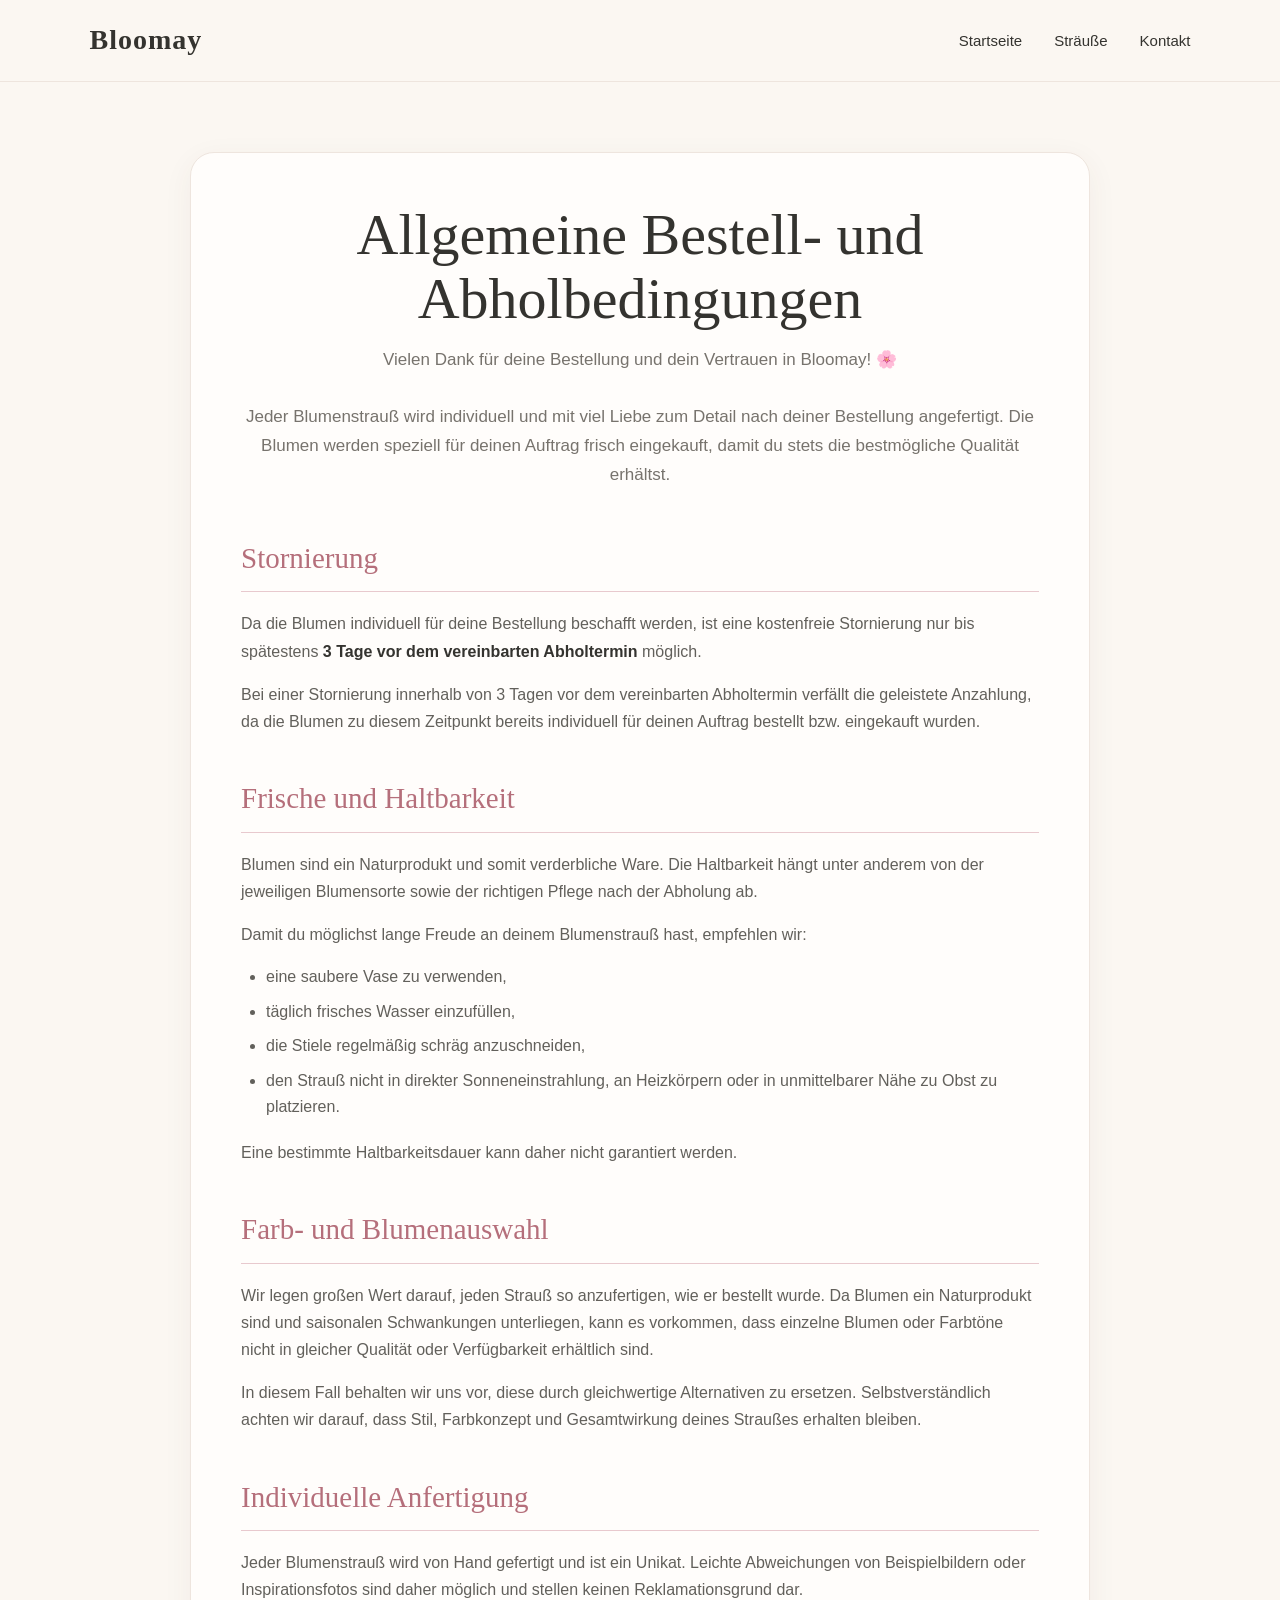
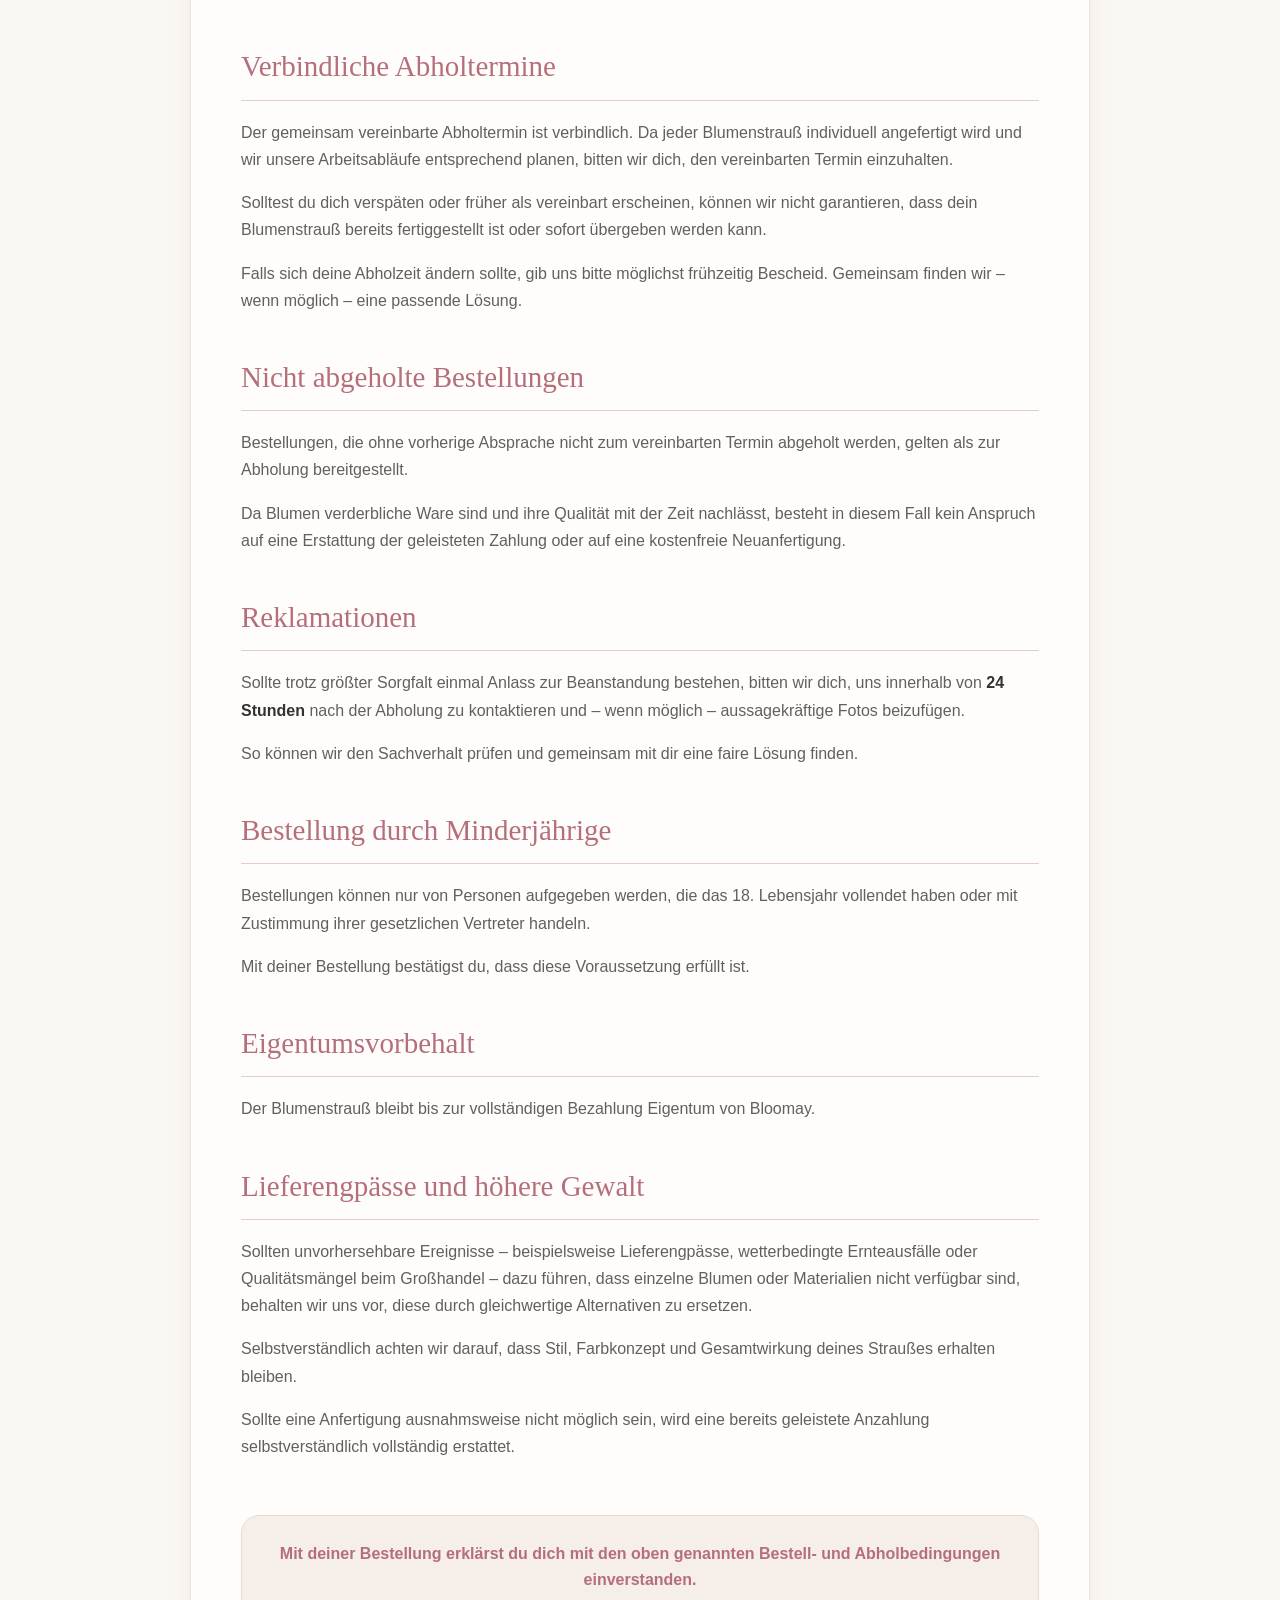
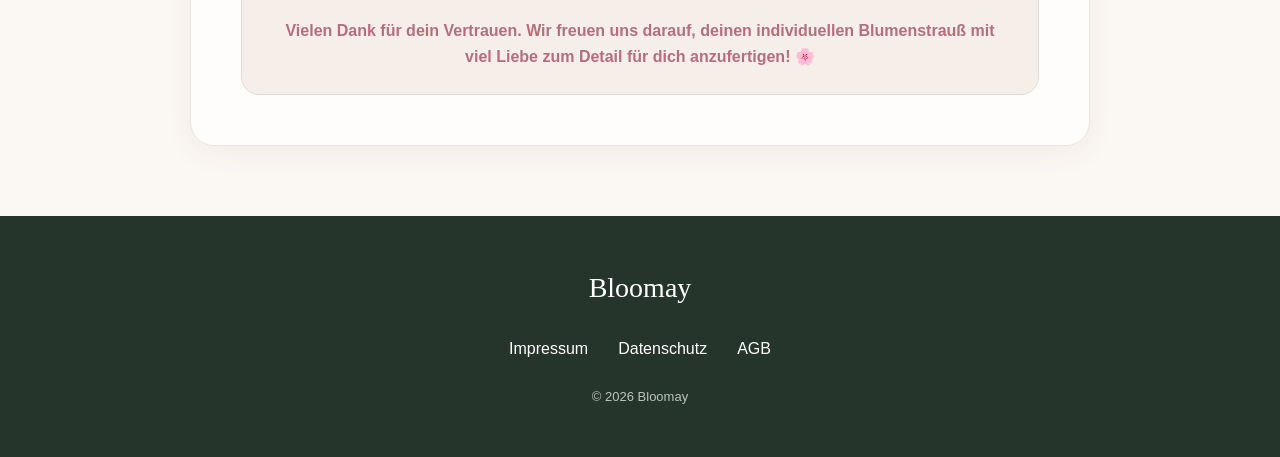
<file: agb.html>
<!DOCTYPE html>
<html lang="de">

<head>

    <meta charset="UTF-8">

    <meta name="viewport" content="width=device-width, initial-scale=1.0">

    <title>Bloomay – AGB</title>

    <link rel="stylesheet" href="style.css">

</head>

<body>

    <!-- Navigation -->
    <header class="navbar">

        <a href="index.html" class="logo">
            Bloomay
        </a>

        <nav>
            <a href="index.html">Startseite</a>
            <a href="index.html#straeusse">Sträuße</a>
            <a href="index.html#kontakt">Kontakt</a>
        </nav>

    </header>


    <!-- AGB Inhalt -->
    <main>

        <div class="container">

            <h1>Allgemeine Bestell- und Abholbedingungen</h1>

            <p class="intro">
                Vielen Dank für deine Bestellung und dein Vertrauen in Bloomay! 🌸
                <br><br>
                Jeder Blumenstrauß wird individuell und mit viel Liebe zum Detail nach deiner Bestellung angefertigt.
                Die Blumen werden speziell für deinen Auftrag frisch eingekauft, damit du stets die bestmögliche Qualität erhältst.
            </p>


            <h2>Stornierung</h2>

            <p>
                Da die Blumen individuell für deine Bestellung beschafft werden, ist eine kostenfreie Stornierung nur bis spätestens
                <strong>3 Tage vor dem vereinbarten Abholtermin</strong> möglich.
            </p>

            <p>
                Bei einer Stornierung innerhalb von 3 Tagen vor dem vereinbarten Abholtermin verfällt die geleistete Anzahlung,
                da die Blumen zu diesem Zeitpunkt bereits individuell für deinen Auftrag bestellt bzw. eingekauft wurden.
            </p>


            <h2>Frische und Haltbarkeit</h2>

            <p>
                Blumen sind ein Naturprodukt und somit verderbliche Ware. Die Haltbarkeit hängt unter anderem von der jeweiligen
                Blumensorte sowie der richtigen Pflege nach der Abholung ab.
            </p>

            <p>Damit du möglichst lange Freude an deinem Blumenstrauß hast, empfehlen wir:</p>

            <ul>
                <li>eine saubere Vase zu verwenden,</li>
                <li>täglich frisches Wasser einzufüllen,</li>
                <li>die Stiele regelmäßig schräg anzuschneiden,</li>
                <li>den Strauß nicht in direkter Sonneneinstrahlung, an Heizkörpern oder in unmittelbarer Nähe zu Obst zu platzieren.</li>
            </ul>

            <p>
                Eine bestimmte Haltbarkeitsdauer kann daher nicht garantiert werden.
            </p>


            <h2>Farb- und Blumenauswahl</h2>

            <p>
                Wir legen großen Wert darauf, jeden Strauß so anzufertigen, wie er bestellt wurde.
                Da Blumen ein Naturprodukt sind und saisonalen Schwankungen unterliegen, kann es vorkommen,
                dass einzelne Blumen oder Farbtöne nicht in gleicher Qualität oder Verfügbarkeit erhältlich sind.
            </p>

            <p>
                In diesem Fall behalten wir uns vor, diese durch gleichwertige Alternativen zu ersetzen.
                Selbstverständlich achten wir darauf, dass Stil, Farbkonzept und Gesamtwirkung deines Straußes erhalten bleiben.
            </p>


            <h2>Individuelle Anfertigung</h2>

            <p>
                Jeder Blumenstrauß wird von Hand gefertigt und ist ein Unikat.
                Leichte Abweichungen von Beispielbildern oder Inspirationsfotos sind daher möglich
                und stellen keinen Reklamationsgrund dar.
            </p>


            <h2>Verbindliche Abholtermine</h2>

            <p>
                Der gemeinsam vereinbarte Abholtermin ist verbindlich.
                Da jeder Blumenstrauß individuell angefertigt wird und wir unsere Arbeitsabläufe entsprechend planen,
                bitten wir dich, den vereinbarten Termin einzuhalten.
            </p>

            <p>
                Solltest du dich verspäten oder früher als vereinbart erscheinen,
                können wir nicht garantieren, dass dein Blumenstrauß bereits fertiggestellt ist
                oder sofort übergeben werden kann.
            </p>

            <p>
                Falls sich deine Abholzeit ändern sollte, gib uns bitte möglichst frühzeitig Bescheid.
                Gemeinsam finden wir – wenn möglich – eine passende Lösung.
            </p>


            <h2>Nicht abgeholte Bestellungen</h2>

            <p>
                Bestellungen, die ohne vorherige Absprache nicht zum vereinbarten Termin abgeholt werden,
                gelten als zur Abholung bereitgestellt.
            </p>

            <p>
                Da Blumen verderbliche Ware sind und ihre Qualität mit der Zeit nachlässt,
                besteht in diesem Fall kein Anspruch auf eine Erstattung der geleisteten Zahlung
                oder auf eine kostenfreie Neuanfertigung.
            </p>


            <h2>Reklamationen</h2>

            <p>
                Sollte trotz größter Sorgfalt einmal Anlass zur Beanstandung bestehen,
                bitten wir dich, uns innerhalb von <strong>24 Stunden</strong> nach der Abholung
                zu kontaktieren und – wenn möglich – aussagekräftige Fotos beizufügen.
            </p>

            <p>
                So können wir den Sachverhalt prüfen und gemeinsam mit dir eine faire Lösung finden.
            </p>


            <h2>Bestellung durch Minderjährige</h2>

            <p>
                Bestellungen können nur von Personen aufgegeben werden, die das 18. Lebensjahr vollendet haben
                oder mit Zustimmung ihrer gesetzlichen Vertreter handeln.
            </p>

            <p>
                Mit deiner Bestellung bestätigst du, dass diese Voraussetzung erfüllt ist.
            </p>


            <h2>Eigentumsvorbehalt</h2>

            <p>
                Der Blumenstrauß bleibt bis zur vollständigen Bezahlung Eigentum von Bloomay.
            </p>


            <h2>Lieferengpässe und höhere Gewalt</h2>

            <p>
                Sollten unvorhersehbare Ereignisse – beispielsweise Lieferengpässe,
                wetterbedingte Ernteausfälle oder Qualitätsmängel beim Großhandel –
                dazu führen, dass einzelne Blumen oder Materialien nicht verfügbar sind,
                behalten wir uns vor, diese durch gleichwertige Alternativen zu ersetzen.
            </p>

            <p>
                Selbstverständlich achten wir darauf, dass Stil, Farbkonzept und Gesamtwirkung deines Straußes erhalten bleiben.
            </p>

            <p>
                Sollte eine Anfertigung ausnahmsweise nicht möglich sein,
                wird eine bereits geleistete Anzahlung selbstverständlich vollständig erstattet.
            </p>


            <div class="footer-box">
                Mit deiner Bestellung erklärst du dich mit den oben genannten
                Bestell- und Abholbedingungen einverstanden.
                <br><br>
                Vielen Dank für dein Vertrauen. Wir freuen uns darauf,
                deinen individuellen Blumenstrauß mit viel Liebe zum Detail für dich anzufertigen! 🌸
            </div>

        </div>

    </main>

</div>

     <!-- Footer -->
    <footer>

        <div class="footer-logo">
            Bloomay
        </div>

        <div class="footer-links">
            <a href="impressum.html">Impressum</a>
            <a href="datenschutz.html">Datenschutz</a>
            <a href="agb.html">AGB</a>
        </div>

        <p>
            © 2026 Bloomay
        </p>

    </footer>

</body>
</html>
</file>
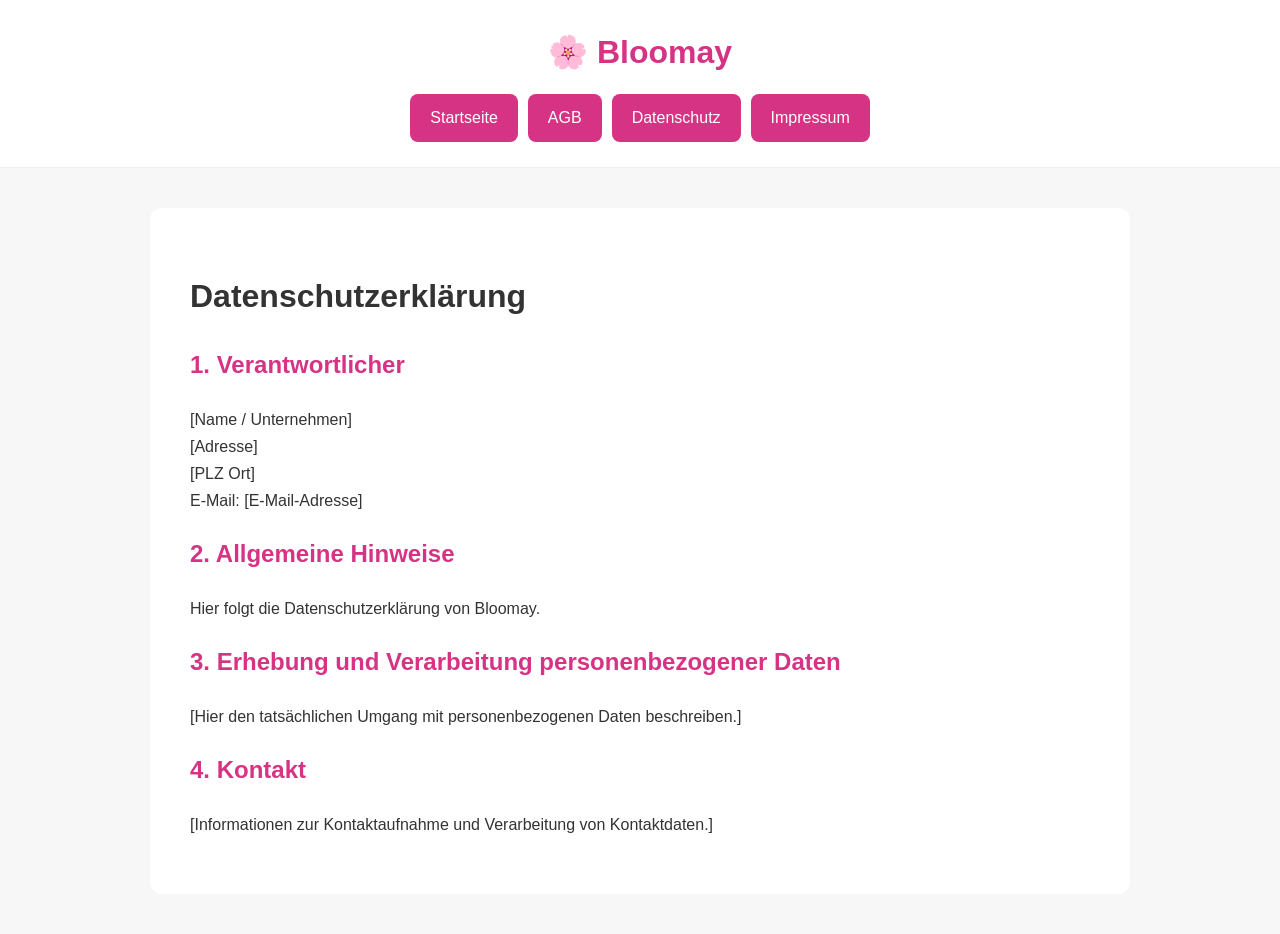
<file: datenschutz.html>
<!DOCTYPE html>
<html lang="de">
<head>
    <meta charset="UTF-8">
    <meta name="viewport" content="width=device-width, initial-scale=1.0">

    <title>Bloomay – Datenschutz</title>

    <style>
        body {
            font-family: Arial, Helvetica, sans-serif;
            background: #f7f7f7;
            color: #333;
            margin: 0;
            line-height: 1.7;
        }

        header {
            background: white;
            padding: 25px 20px;
            text-align: center;
            border-bottom: 1px solid #eee;
        }

        header h1 {
            color: #d63384;
            margin: 0 0 15px;
        }

        nav {
            display: flex;
            justify-content: center;
            flex-wrap: wrap;
            gap: 10px;
        }

        nav a {
            text-decoration: none;
            background: #d63384;
            color: white;
            padding: 10px 20px;
            border-radius: 8px;
        }

        .container {
            max-width: 900px;
            margin: 40px auto;
            padding: 40px;
            background: white;
            border-radius: 12px;
        }

        h2 {
            color: #d63384;
        }

        @media (max-width: 600px) {
            .container {
                margin: 20px 15px;
                padding: 25px;
            }
        }
    </style>
</head>

<body>

<header>
    <h1>🌸 Bloomay</h1>

    <nav>
        <a href="index.html">Startseite</a>
        <a href="agb.html">AGB</a>
        <a href="datenschutz.html">Datenschutz</a>
        <a href="impressum.html">Impressum</a>
    </nav>
</header>

<div class="container">

    <h1>Datenschutzerklärung</h1>

    <h2>1. Verantwortlicher</h2>

    <p>
        [Name / Unternehmen]<br>
        [Adresse]<br>
        [PLZ Ort]<br>
        E-Mail: [E-Mail-Adresse]
    </p>

    <h2>2. Allgemeine Hinweise</h2>

    <p>
        Hier folgt die Datenschutzerklärung von Bloomay.
    </p>

    <h2>3. Erhebung und Verarbeitung personenbezogener Daten</h2>

    <p>
        [Hier den tatsächlichen Umgang mit personenbezogenen Daten beschreiben.]
    </p>

    <h2>4. Kontakt</h2>

    <p>
        [Informationen zur Kontaktaufnahme und Verarbeitung von Kontaktdaten.]
    </p>

</div>

</body>
</html>
</file>
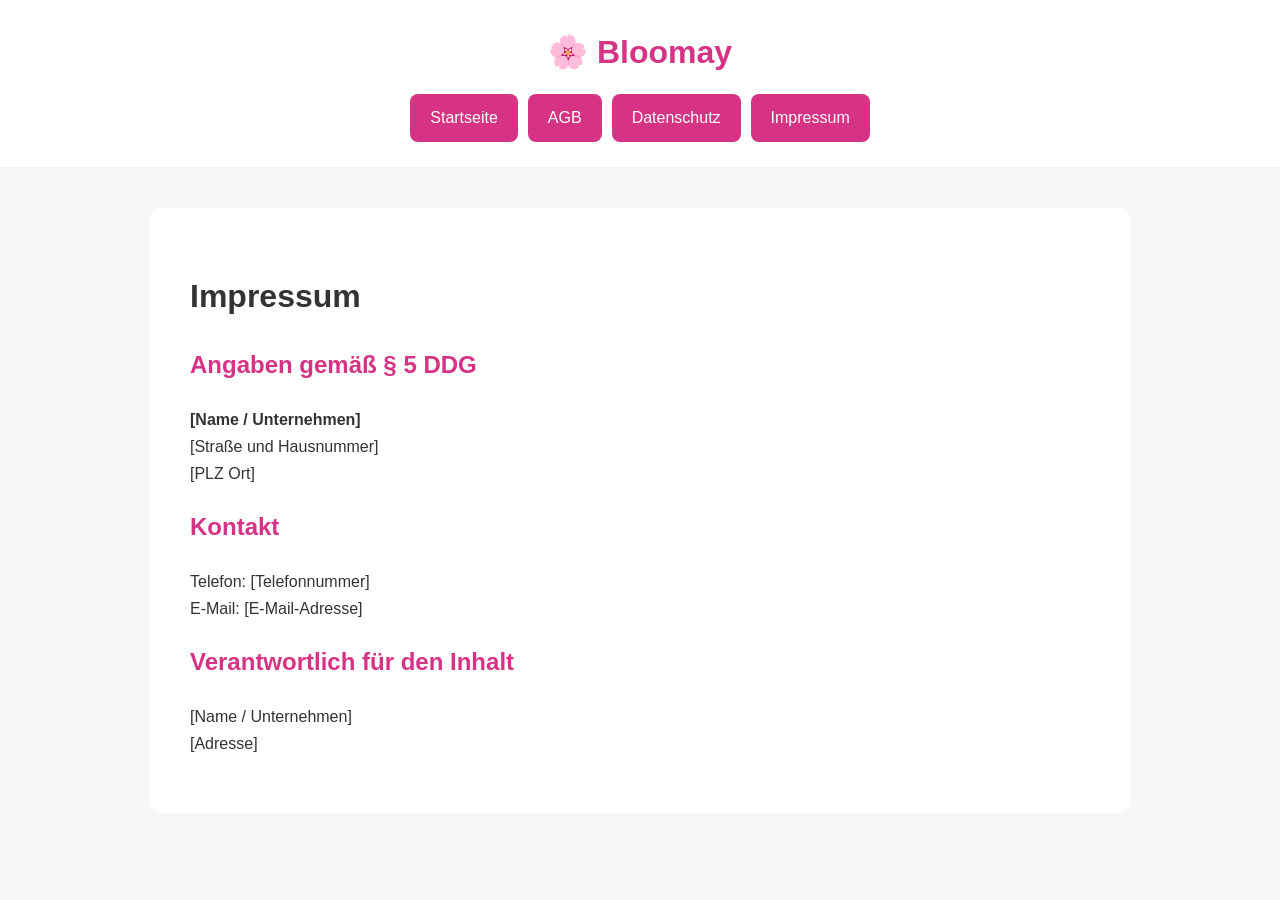
<file: Impressum.html>
<!DOCTYPE html>
<html lang="de">
<head>
    <meta charset="UTF-8">
    <meta name="viewport" content="width=device-width, initial-scale=1.0">

    <title>Bloomay – Impressum</title>

    <style>
        body {
            font-family: Arial, Helvetica, sans-serif;
            background: #f7f7f7;
            color: #333;
            margin: 0;
            line-height: 1.7;
        }

        header {
            background: white;
            padding: 25px 20px;
            text-align: center;
            border-bottom: 1px solid #eee;
        }

        header h1 {
            color: #d63384;
            margin: 0 0 15px;
        }

        nav {
            display: flex;
            justify-content: center;
            flex-wrap: wrap;
            gap: 10px;
        }

        nav a {
            text-decoration: none;
            background: #d63384;
            color: white;
            padding: 10px 20px;
            border-radius: 8px;
        }

        .container {
            max-width: 900px;
            margin: 40px auto;
            padding: 40px;
            background: white;
            border-radius: 12px;
        }

        h2 {
            color: #d63384;
        }

        @media (max-width: 600px) {
            .container {
                margin: 20px 15px;
                padding: 25px;
            }
        }
    </style>
</head>

<body>

<header>
    <h1>🌸 Bloomay</h1>

    <nav>
        <a href="index.html">Startseite</a>
        <a href="agb.html">AGB</a>
        <a href="datenschutz.html">Datenschutz</a>
        <a href="impressum.html">Impressum</a>
    </nav>
</header>

<div class="container">

    <h1>Impressum</h1>

    <h2>Angaben gemäß § 5 DDG</h2>

    <p>
        <strong>[Name / Unternehmen]</strong><br>
        [Straße und Hausnummer]<br>
        [PLZ Ort]
    </p>

    <h2>Kontakt</h2>

    <p>
        Telefon: [Telefonnummer]<br>
        E-Mail: [E-Mail-Adresse]
    </p>

    <h2>Verantwortlich für den Inhalt</h2>

    <p>
        [Name / Unternehmen]<br>
        [Adresse]
    </p>

</div>

</body>
</html>
</file>
<file: style.css>
/* =========================
   Grundeinstellungen
========================= */

* {
    margin: 0;
    padding: 0;
    box-sizing: border-box;
}

html {
    scroll-behavior: smooth;
}

body {
    font-family: Arial, Helvetica, sans-serif;
    background: #fbf7f2;
    color: #34332f;
    line-height: 1.6;
}


/* =========================
   Navigation
========================= */

.navbar {
    height: 82px;

    display: flex;
    align-items: center;
    justify-content: space-between;

    padding: 0 7%;

    background: #fbf7f2;

    position: sticky;
    top: 0;
    z-index: 100;

    border-bottom: 1px solid #eee5de;
}

.logo {
    color: #34332f;

    text-decoration: none;

    font-family: Georgia, serif;

    font-size: 28px;
    font-weight: bold;

    letter-spacing: 1px;
}

.navbar nav {
    display: flex;
    gap: 32px;
}

.navbar nav a {
    color: #34332f;

    text-decoration: none;

    font-size: 15px;

    transition: 0.25s;
}

.navbar nav a:hover {
    color: #b56f7b;
}


/* =========================
   Hero
========================= */

.hero {
    min-height: calc(100vh - 82px);

    display: grid;
    grid-template-columns: 1fr 1fr;

    align-items: center;

    gap: 70px;

    padding: 70px 7%;
}

.hero-text {
    max-width: 600px;
}

.subtitle {
    color: #b56f7b;

    font-size: 13px;
    font-weight: bold;

    text-transform: uppercase;
    letter-spacing: 2.5px;

    margin-bottom: 16px;
}

.hero h1 {
    font-family: Georgia, serif;

    font-size: clamp(48px, 6vw, 78px);

    font-weight: normal;

    line-height: 1.05;

    color: #34332f;

    margin-bottom: 25px;
}

.hero-text > p:not(.subtitle) {
    font-size: 18px;

    color: #6d6a64;

    max-width: 500px;

    margin-bottom: 35px;
}


/* =========================
   Hero Bild
========================= */

.hero-image {
    height: 600px;
}

.hero-image img {
    width: 100%;
    height: 100%;

    object-fit: cover;

    border-radius: 35px;
}


/* =========================
   Buttons
========================= */

.button {
    display: inline-block;

    padding: 14px 28px;

    background: #b56f7b;

    color: white;

    text-decoration: none;

    border-radius: 30px;

    font-size: 15px;

    transition: 0.3s;
}

.button:hover {
    background: #965966;

    transform: translateY(-2px);
}


/* =========================
   Galerie
========================= */

.gallery-section {
    padding: 120px 7%;

    background: #fffdfb;
}

.section-heading {
    max-width: 650px;

    margin: 0 auto 60px;

    text-align: center;
}

.section-heading h2,
.about h2,
.contact h2 {
    font-family: Georgia, serif;

    font-size: clamp(36px, 4vw, 55px);

    font-weight: normal;

    line-height: 1.1;

    color: #34332f;

    margin-bottom: 20px;
}

.section-heading p:last-child {
    color: #77736d;
}


/* =========================
   Galerie
========================= */

.gallery {
    max-width: 1200px;

    margin: auto;

    display: grid;

    grid-template-columns: repeat(3, 1fr);

    gap: 22px;
}

.flower-card {
    height: 420px;

    overflow: hidden;

    border-radius: 24px;

    background: #eee8e1;
}

.flower-card:nth-child(2) {
    margin-top: 50px;
}

.flower-card:nth-child(4) {
    margin-top: -50px;
}

.flower-card img {
    width: 100%;
    height: 100%;

    object-fit: cover;

    transition: transform 0.5s ease;
}

.flower-card:hover img {
    transform: scale(1.05);
}


/* =========================
   Über Bloomay
========================= */

.about {
    background: #e8eee7;

    padding: 120px 7%;

    text-align: center;
}

.about > div {
    max-width: 700px;

    margin: auto;
}

.about p:not(.subtitle) {
    color: #626861;

    margin-bottom: 30px;
}


/* =========================
   Kontakt
========================= */

.contact {
    padding: 120px 7%;

    text-align: center;

    background: #fbf7f2;
}

.contact p:not(.subtitle) {
    color: #77736d;

    margin-bottom: 30px;
}


/* =========================
   Footer
========================= */

footer {
    background: #343c35;

    color: white;

    padding: 55px 7%;

    text-align: center;
}

.footer-logo {
    font-family: Georgia, serif;

    font-size: 29px;

    margin-bottom: 25px;
}

.footer-links {
    display: flex;

    justify-content: center;

    gap: 30px;

    margin-bottom: 25px;
}

.footer-links a {
    color: #f5f1eb;

    text-decoration: none;

    transition: 0.25s;
}

.footer-links a:hover {
    color: #e3a5af;
}

footer p {
    font-size: 13px;

    opacity: 0.65;
}


/* =========================
   Rechtliche Seiten
========================= */

.container {
    max-width: 900px;

    margin: 70px auto;

    background: #fffdfb;

    padding: 50px;

    border-radius: 24px;

    border: 1px solid #eee5de;

    box-shadow: 0 8px 30px rgba(80, 60, 50, 0.06);
}

.container h1 {
    text-align: center;

    font-family: Georgia, serif;

    font-size: clamp(40px, 5vw, 58px);

    font-weight: normal;

    line-height: 1.1;

    color: #34332f;

    margin-bottom: 15px;
}

.container .intro {
    text-align: center;

    color: #77736d;

    margin-bottom: 45px;

    font-size: 17px;
}

.container h2 {
    font-family: Georgia, serif;

    font-size: 29px;

    font-weight: normal;

    color: #b56f7b;

    margin-top: 40px;

    margin-bottom: 18px;

    border-bottom: 1px solid #e8c9ce;

    padding-bottom: 10px;
}

.container p {
    color: #62605b;

    margin-bottom: 16px;

    line-height: 1.7;
}

.container ul {
    margin-top: 10px;

    margin-bottom: 20px;

    padding-left: 25px;
}

.container li {
    color: #62605b;

    margin-bottom: 9px;

    line-height: 1.6;
}

.container strong {
    color: #34332f;
}


/* =========================
   AGB Abschlussbox
========================= */

.footer-box {
    margin-top: 55px;

    padding: 25px 30px;

    text-align: center;

    background: #f6eee9;

    border-radius: 18px;

    color: #b56f7b;

    font-weight: 600;

    border: 1px solid #ead8d1;
}


/* =========================
   Tablet
========================= */

@media (max-width: 900px) {

    .navbar {
        padding: 0 5%;
    }

    .navbar nav {
        gap: 18px;
    }

    .hero {
        grid-template-columns: 1fr;

        padding: 60px 5%;
    }

    .hero-image {
        height: 500px;
    }

    .gallery {
        grid-template-columns: repeat(2, 1fr);
    }

    .flower-card:nth-child(2),
    .flower-card:nth-child(4) {
        margin-top: 0;
    }

    .container {
        margin: 50px 25px;
    }
}


/* =========================
   Smartphone
========================= */

@media (max-width: 600px) {

    .navbar {
        height: auto;

        padding: 20px 5%;

        flex-direction: column;

        gap: 15px;
    }

    .navbar nav {
        flex-wrap: wrap;

        justify-content: center;

        gap: 15px;
    }

    .hero {
        padding: 45px 5%;
    }

    .hero h1 {
        font-size: 48px;
    }

    .hero-image {
        height: 400px;
    }

    .gallery-section,
    .about,
    .contact {
        padding: 80px 5%;
    }

    .gallery {
        grid-template-columns: 1fr;
    }

    .flower-card {
        height: 400px;
    }

    .flower-card:nth-child(2),
    .flower-card:nth-child(4) {
        margin-top: 0;
    }

    .footer-links {
        flex-direction: column;

        gap: 12px;
    }

    .container {
        margin: 30px 15px;

        padding: 30px 22px;

        border-radius: 18px;
    }

    .container h1 {
        font-size: 38px;
    }

    .container h2 {
        font-size: 25px;
    }

    .container .intro {
        font-size: 16px;
    }

    .footer-box {
        padding: 22px 18px;
    }
}    gap: 32px;
}

.navbar nav a {
    color: #34332f;

    text-decoration: none;

    font-size: 15px;

    transition: 0.25s;
}

.navbar nav a:hover {
    color: #b56f7b;
}


/* =========================
   Hero
========================= */

.hero {
    min-height: calc(100vh - 82px);

    display: grid;

    grid-template-columns: 1fr 1fr;

    align-items: center;

    gap: 70px;

    padding: 70px 7%;
}

.hero-text {
    max-width: 600px;
}

.subtitle {
    color: #b56f7b;

    font-size: 13px;

    font-weight: bold;

    text-transform: uppercase;

    letter-spacing: 2.5px;

    margin-bottom: 16px;
}

.hero h1 {
    font-family: Georgia, serif;

    font-size: clamp(48px, 6vw, 78px);

    font-weight: normal;

    line-height: 1.05;

    color: #34332f;

    margin-bottom: 25px;
}

.hero-text > p:not(.subtitle) {
    font-size: 18px;

    color: #6d6a64;

    max-width: 500px;

    margin-bottom: 35px;
}


/* =========================
   Hero Bild
========================= */

.hero-image {
    height: 600px;
}

.hero-image img {
    width: 100%;
    height: 100%;

    object-fit: cover;

    border-radius: 35px;
}


/* =========================
   Buttons
========================= */

.button {
    display: inline-block;

    padding: 14px 28px;

    background: #b56f7b;

    color: white;

    text-decoration: none;

    border-radius: 30px;

    font-size: 15px;

    transition: 0.3s;
}

.button:hover {
    background: #965966;

    transform: translateY(-2px);
}


/* =========================
   Galerie
========================= */

.gallery-section {
    padding: 120px 7%;

    background: #fffdfb;
}

.section-heading {
    max-width: 650px;

    margin: 0 auto 60px;

    text-align: center;
}

.section-heading h2,
.about h2,
.contact h2 {
    font-family: Georgia, serif;

    font-size: clamp(36px, 4vw, 55px);

    font-weight: normal;

    line-height: 1.1;

    color: #34332f;

    margin-bottom: 20px;
}

.section-heading p:last-child {
    color: #77736d;
}


/* =========================
   Galerie Grid
========================= */

.gallery {
    max-width: 1200px;

    margin: auto;

    display: grid;

    grid-template-columns: repeat(3, 1fr);

    gap: 22px;
}

.flower-card {
    height: 420px;

    overflow: hidden;

    border-radius: 24px;

    background: #eee8e1;
}

.flower-card:nth-child(2) {
    margin-top: 50px;
}

.flower-card:nth-child(4) {
    margin-top: -50px;
}

.flower-card img {
    width: 100%;
    height: 100%;

    object-fit: cover;

    transition: transform 0.5s ease;
}

.flower-card:hover img {
    transform: scale(1.05);
}


/* =========================
   Über Bloomay
========================= */

.about {
    background: #e8eee7;

    padding: 120px 7%;

    text-align: center;
}

.about > div {
    max-width: 700px;

    margin: auto;
}

.about p:not(.subtitle) {
    color: #626861;

    margin-bottom: 30px;
}


/* =========================
   Kontakt
========================= */

.contact {
    padding: 120px 7%;

    text-align: center;

    background: #fbf7f2;
}

.contact p:not(.subtitle) {
    color: #77736d;

    margin-bottom: 30px;
}


/* =========================
   Footer
========================= */

footer {
    background: #343c35;

    color: white;

    padding: 55px 7%;

    text-align: center;
}

.footer-logo {
    font-family: Georgia, serif;

    font-size: 29px;

    margin-bottom: 25px;
}

.footer-links {
    display: flex;

    justify-content: center;

    gap: 30px;

    margin-bottom: 25px;
}

.footer-links a {
    color: #f5f1eb;

    text-decoration: none;

    transition: 0.25s;
}

.footer-links a:hover {
    color: #e3a5af;
}

footer p {
    font-size: 13px;

    opacity: 0.65;
}


/* =========================
   Tablet
========================= */

@media (max-width: 900px) {

    .navbar {
        padding: 0 5%;
    }

    .navbar nav {
        gap: 18px;
    }

    .hero {
        grid-template-columns: 1fr;

        padding: 60px 5%;
    }

    .hero-image {
        height: 500px;
    }

    .gallery {
        grid-template-columns: repeat(2, 1fr);
    }

    .flower-card:nth-child(2),
    .flower-card:nth-child(4) {
        margin-top: 0;
    }
}


/* =========================
   Smartphone
========================= */

@media (max-width: 600px) {

    .navbar {
        height: auto;

        padding: 20px 5%;

        flex-direction: column;

        gap: 15px;
    }

    .navbar nav {
        flex-wrap: wrap;

        justify-content: center;

        gap: 15px;
    }

    .hero {
        padding: 45px 5%;
    }

    .hero h1 {
        font-size: 48px;
    }

    .hero-image {
        height: 400px;
    }

    .gallery-section,
    .about,
    .contact {
        padding: 80px 5%;
    }

    .gallery {
        grid-template-columns: 1fr;
    }

    .flower-card {
        height: 400px;
    }

    .flower-card:nth-child(2),
    .flower-card:nth-child(4) {
        margin-top: 0;
    }

    .footer-links {
        flex-direction: column;

        gap: 12px;
    }
}

/* =========================
   Hero
========================= */

.hero {
    min-height: calc(100vh - 80px);

    display: grid;
    grid-template-columns: 1fr 1fr;

    align-items: center;

    gap: 60px;

    padding: 70px 7%;
}

.hero-text {
    max-width: 600px;
}

.subtitle {
    color: #a66b76;
    font-size: 14px;
    font-weight: bold;

    text-transform: uppercase;
    letter-spacing: 2px;

    margin-bottom: 15px;
}

.hero h1 {
    font-family: Georgia, serif;

    font-size: clamp(45px, 6vw, 80px);

    line-height: 1.05;

    margin-bottom: 25px;
}

.hero-text > p:not(.subtitle) {
    font-size: 18px;
    color: #59655e;

    max-width: 500px;

    margin-bottom: 35px;
}

.hero-image {
    height: 600px;
}

.hero-image img {
    width: 100%;
    height: 100%;

    object-fit: cover;

    border-radius: 30px;
}


/* =========================
   Buttons
========================= */

.button {
    display: inline-block;

    padding: 14px 26px;

    background: #26352c;
    color: white;

    text-decoration: none;

    border-radius: 30px;

    transition: 0.3s;
}

.button:hover {
    background: #a66b76;
    transform: translateY(-2px);
}


/* =========================
   Galerie
========================= */

.gallery-section {
    padding: 120px 7%;
}

.section-heading {
    text-align: center;

    max-width: 650px;

    margin: 0 auto 60px;
}

.section-heading h2,
.about h2,
.contact h2 {
    font-family: Georgia, serif;

    font-size: clamp(35px, 4vw, 55px);

    line-height: 1.1;

    margin-bottom: 20px;
}

.section-heading p:last-child {
    color: #69736d;
}


/* Galerie Grid */

.gallery {
    max-width: 1200px;

    margin: auto;

    display: grid;

    grid-template-columns: repeat(3, 1fr);

    gap: 20px;
}

.flower-card {
    height: 420px;

    overflow: hidden;

    border-radius: 20px;

    background: #eee;
}

.flower-card:nth-child(2) {
    margin-top: 50px;
}

.flower-card:nth-child(4) {
    margin-top: -50px;
}

.flower-card img {
    width: 100%;
    height: 100%;

    object-fit: cover;

    transition: transform 0.5s ease;
}

.flower-card:hover img {
    transform: scale(1.05);
}


/* =========================
   About
========================= */

.about {
    background: #e9eee8;

    padding: 120px 7%;

    text-align: center;
}

.about > div {
    max-width: 700px;

    margin: auto;
}

.about p:not(.subtitle) {
    color: #59655e;

    margin-bottom: 30px;
}


/* =========================
   Kontakt
========================= */

.contact {
    padding: 120px 7%;

    text-align: center;
}

.contact p:not(.subtitle) {
    color: #69736d;

    margin-bottom: 30px;
}


/* =========================
   Footer
========================= */

footer {
    background: #26352c;

    color: white;

    padding: 50px 7%;

    text-align: center;
}

.footer-logo {
    font-family: Georgia, serif;

    font-size: 28px;

    margin-bottom: 25px;
}

.footer-links {
    display: flex;

    justify-content: center;

    gap: 30px;

    margin-bottom: 25px;
}

.footer-links a {
    color: white;

    text-decoration: none;
}

.footer-links a:hover {
    color: #e2a9b3;
}

footer p {
    font-size: 13px;

    opacity: 0.7;
}


/* =========================
   Handy / Tablet
========================= */

@media (max-width: 900px) {

    .navbar {
        padding: 0 5%;
    }

    .navbar nav {
        gap: 15px;
    }

    .hero {
        grid-template-columns: 1fr;

        padding: 50px 5%;
    }

    .hero-image {
        height: 500px;
    }

    .gallery {
        grid-template-columns: repeat(2, 1fr);
    }

    .flower-card:nth-child(2),
    .flower-card:nth-child(4) {
        margin-top: 0;
    }
}


/* =========================
   Smartphone
========================= */

@media (max-width: 600px) {

    .navbar {
        height: auto;

        padding: 20px 5%;

        flex-direction: column;

        gap: 15px;
    }

    .navbar nav {
        flex-wrap: wrap;

        justify-content: center;
    }

    .hero {
        padding: 40px 5%;
    }

    .hero-image {
        height: 400px;
    }

    .gallery-section,
    .about,
    .contact {
        padding: 80px 5%;
    }

    .gallery {
        grid-template-columns: 1fr;
    }

    .flower-card {
        height: 400px;
    }

    .footer-links {
        flex-direction: column;

        gap: 10px;
    }
   /* =========================
   Rechtliche Seiten
========================= */

.container {
    max-width: 900px;

    margin: 70px auto;

    background: #fffdfb;

    padding: 50px;

    border-radius: 24px;

    border: 1px solid #eee5de;

    box-shadow: 0 8px 30px rgba(80, 60, 50, 0.06);
}

.container h1 {
    text-align: center;

    font-family: Georgia, serif;

    font-size: clamp(40px, 5vw, 58px);

    font-weight: normal;

    line-height: 1.1;

    color: #34332f;

    margin-bottom: 15px;
}

.container .intro {
    text-align: center;

    color: #77736d;

    margin-bottom: 45px;

    font-size: 17px;
}

.container h2 {
    font-family: Georgia, serif;

    font-size: 29px;

    font-weight: normal;

    color: #b56f7b;

    margin-top: 40px;

    margin-bottom: 18px;

    border-bottom: 1px solid #e8c9ce;

    padding-bottom: 10px;
}

.container p {
    color: #62605b;

    margin-bottom: 16px;

    line-height: 1.7;
}

.container ul {
    margin-top: 10px;

    margin-bottom: 20px;

    padding-left: 25px;
}

.container li {
    color: #62605b;

    margin-bottom: 9px;

    line-height: 1.6;
}

.container .footer {
    margin-top: 55px;

    padding: 22px;

    text-align: center;

    background: #f6eee9;

    border-radius: 16px;

    font-weight: 600;

    color: #b56f7b;
}


/* =========================
   Rechtliche Seiten – Mobil
========================= */

@media (max-width: 768px) {

    .container {
        margin: 30px 15px;

        padding: 30px 22px;

        border-radius: 18px;
    }

    .container h1 {
        font-size: 38px;
    }

    .container h2 {
        font-size: 25px;
    }

    .container .intro {
        font-size: 16px;
    }
}
}
</file>
